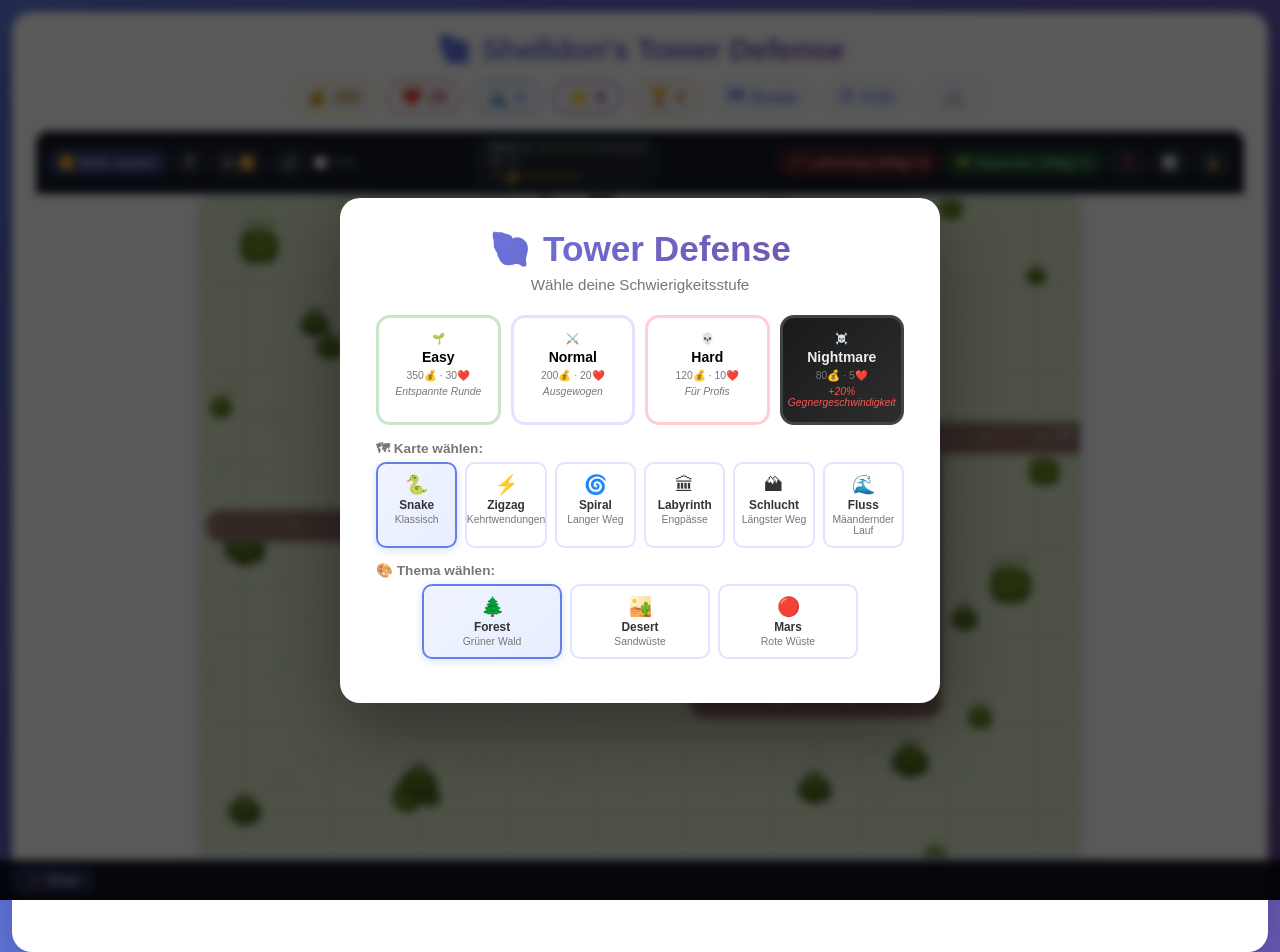
<file: index.html>
<!DOCTYPE html>
<html lang="de">
<head>
    <meta charset="UTF-8">
    <meta name="viewport" content="width=device-width, initial-scale=1.0">
    <title>🐚 Tower Defense</title>
    <link rel="stylesheet" href="style.css">
</head>
<body>

<!-- Wave Complete Banner -->
<div id="waveBanner" class="wave-banner"></div>

<!-- Achievement Toast -->
<div id="achToast" class="ach-toast"></div>

<!-- Achievement Modal -->
<div id="achModal" class="overlay" style="display:none;">
    <div class="overlay-box ach-box">
        <h2>🏅 Errungenschaften</h2>
        <div id="achContent"></div>
        <button id="closeAch" class="btn-primary" style="margin-top:12px;">✖ Schließen</button>
    </div>
</div>

<!-- Stats Modal -->
<div id="statsModal" class="overlay" style="display:none;">
    <div class="overlay-box" style="min-width:280px;max-width:380px;">
        <h2>📊 Statistiken</h2>
        <div id="statsContent" class="stats-modal-content"></div>
        <button id="closeStats" class="btn-primary" style="margin-top:12px;">✖ Schließen</button>
    </div>
</div>

<!-- Tower Shop Tooltip -->
<div id="towerTooltip" class="tower-tooltip" style="display:none;"></div>

<!-- Help Modal -->
<div id="helpModal" class="overlay" style="display:none;">
    <div class="overlay-box help-box">
        <h2>🐚 Wie spielt man Tower Defense?</h2>
        <div class="help-content">
            <div class="help-section">
                <strong>🎯 Ziel</strong>
                <p>Verhindere, dass Gegner die 🏁 Ziellinie erreichen. Du hast <strong>20 Leben</strong> — jeder durchkommende Gegner kostet dich eins!</p>
            </div>
            <div class="help-section">
                <strong>🗼 Türme platzieren</strong>
                <p>Klicke einen Turm im Shop, dann klicke auf das Spielfeld. <strong>Nicht auf dem Pfad platzieren!</strong> Grüne Markierung = OK, Rot = Blockiert.</p>
                <p>Mit <kbd>Shift</kbd> gedrückt → mehrere Türme in Folge platzieren.</p>
            </div>
            <div class="help-section">
                <strong>⬆ Upgrades</strong>
                <p>Klicke einen platzierten Turm → <strong>Info-Panel</strong> zeigt Werte. Upgrade kostet Gold, erhöht Schaden & Reichweite.</p>
                <p>Level 2: ×1.65 Schaden | Level 3: ×2.6 Schaden (Max)</p>
                <p><strong>L3 Spezialfähigkeiten:</strong><br>
                🧊 Cryo L3: 15% Freeze-Chance (kurz eingefroren!)<br>
                🧪 Poison L3: Gift kettet auf nächsten Gegner!<br>
                ⚡ Fast L3: Doppelschuss — trifft 2 Ziele gleichzeitig!<br>
                💥 Bomber L3: Napalm — Splash-Bereich brennt weiter (DoT)!<br>
                💣 Heavy L3: Schockwelle — äußerer Ring 30% Schaden!<br>
                🌩 Arc L3: +2 Sprünge (5 Ziele total)!<br>
                🔭 Sniper L3: Jeder 4. Schuss = KRIT (3× Schaden)!<br>
                🧲 Pulse L3: Jeder 5. Puls = OVERCLOCK (2× Schaden)!<br>
                🎯 Basic L3: Jeder 3. Schuss = BURST (3 Ziele gleichzeitig)!<br>
                🔦 Laser L3: Nach 1s voll aufgeladen → OVERDRIVE (2× DPS)!</p>
            </div>
            <div class="help-section">
                <strong>🎯 Ziel-Modi</strong>
                <p>Jeder Turm hat einen Ziel-Modus: <strong>Vorne</strong> (näher am Ziel), <strong>Hinten</strong>, <strong>Stark</strong> (meiste HP), <strong>Schwach</strong>.</p>
            </div>
            <div class="help-section">
                <strong>🌊 Wellen</strong>
                <p>Drücke <strong>▶️ Welle starten</strong> oder <kbd>Enter</kbd>. Ab Welle 3 kommen 🏃 Fast-Gegner, ab Welle 5 🛡️ Tanks, alle 5 Wellen ein 💀 Boss!</p>
            </div>
            <div class="help-section">
                <strong>💰 Gold-Tipps</strong>
                <p>Gegner töten → Gold. Welle abschließen → Bonus + Zinsen (5% des Goldvorrats). Kein Schaden → +25💰.<br>
                <strong>Rechtsklick</strong> auf Turm → sofort verkaufen.</p>
            </div>
            <div class="help-section">
                <strong>💀 Boss Drops</strong>
                <p>Wenn ein 💀 Boss stirbt, fällt ein zufälliger Drop:<br>
                💰 Gold-Drop (immer)<br>
                💝 +1 Leben (25%)<br>
                ⚡ Power Surge: +75% Schaden (12%)</p>
            </div>
            <div class="help-section">
                <strong>⌨️ Shortcuts</strong>
                <p>
                    <kbd>1</kbd>–<kbd>9</kbd>, <kbd>0</kbd> Turm wählen<br>
                    <kbd>Space</kbd> Pause &nbsp; <kbd>Enter</kbd> Welle<br>
                    <kbd>Esc</kbd> Aufheben &nbsp; <kbd>Shift</kbd> Mehrfach platzieren<br>
                    <kbd>T</kbd> Ziel-Modus &nbsp; <kbd>U</kbd>/<kbd>W</kbd> Upgrade<br>
                    <kbd>Ctrl+S</kbd> Speichern &nbsp; <kbd>Ctrl+L</kbd> Laden
                </p>
            </div>
            <div class="help-section">
                <strong>🌩 Spezial-Türme</strong>
                <p>
                    <strong>🧊 Cryo:</strong> Verlangsamt Gegner für 2.5s.<br>
                    <strong>🔭 Sniper:</strong> Laser-Zielführung, hohe Reichweite. Sieht Geister!<br>
                    <strong>💥 Bomber:</strong> Explosion mit Flächenschaden. Ignoriert Rüstung!<br>
                    <strong>🌩 Arc:</strong> Kettenblitz — trifft 3 Ziele (65%/42% Schaden).<br>
                    <strong>🧪 Poison:</strong> Vergiftet Gegner (DoT: 20 Schaden/s für 4s). Hebt Mutanten-Regen auf!<br>
                    <strong>🧲 Pulse:</strong> EM-Puls — trifft ALLE Gegner in Reichweite gleichzeitig. Ideal gegen Massen!<br>
                    <strong>🔦 Laser:</strong> Kontinuierlicher Dauerstrahl. Schaden steigt von 8→42 DPS je länger du dasselbe Ziel triffst (max 2s Lock-on). Ignoriert Rüstung!
                </p>
            </div>
            <div class="help-section">
                <strong>👾 Gegnertypen</strong>
                <div class="enemy-legend">
                    <div class="el-row"><span>👾</span> <span>Normal (ab W1)</span></div>
                    <div class="el-row"><span>🏃</span> <span>Fast 2,5× (ab W3)</span></div>
                    <div class="el-row"><span>🛡️</span> <span>Tank 3× HP (ab W5)</span></div>
                    <div class="el-row"><span>🐝</span> <span>Schwarm → 3 Larven (ab W8)</span></div>
                    <div class="el-row"><span>🧬</span> <span>Mutant + Regen (ab W10)</span></div>
                    <div class="el-row"><span>🔩</span> <span>Mech -40% Dmg (ab W12)</span></div>
                    <div class="el-row"><span>👻</span> <span>Geist unsichtbar (ab W15)</span></div>
                    <div class="el-row"><span>👹</span> <span>Elite Miniboss (W7,14,21…)</span></div>
                    <div class="el-row"><span>🦾</span> <span>Titan 10× HP (ab W30)</span></div>
                    <div class="el-row"><span>💀</span> <span>Boss (W5,10,15…)</span></div>
                </div>
            </div>
            <div class="help-section">
                <strong>👾 Sonder-Gegner</strong>
                <p>
                    <strong>🐝 Schwarm (ab W8):</strong> Teilt sich beim Tod in 3 schnelle Larven 🪲 auf!<br>
                    <strong>🧬 Mutant (ab W10):</strong> Regeneriert 1.5% max HP/s. Poison-Türme heben Regen auf!<br>
                    <strong>🔩 Mech (ab W12):</strong> 40% Rüstung — nimmt 40% weniger Schaden. Bomber, Pulse, Poison &amp; Laser ignorieren Rüstung!<br>
                    <strong>👻 Geist (ab W15):</strong> Unsichtbar — kann NUR von Sniper-Türmen oder Level-3-Türmen angegriffen werden!<br>
                    <strong>👹 Elite (W7,14,21…):</strong> Besonderer Miniboss mit Bonusdrop beim Besiegen!<br>
                    <strong>🦾 Titan (ab W30):</strong> Extremer Supertank mit 10× HP und 40% Rüstung. Rage unter 25% HP!<br>
                    <strong>Tipp:</strong> Synergieverbundene Türme (+10% pro Nachbar) sind besonders stark gegen Mechs.
                </p>
            </div>
        </div>
        <button id="closeHelp" class="btn-primary" style="margin-top:16px;">▶️ Spielen!</button>
    </div>
</div>

<!-- Difficulty Select (shown on load) -->
<div id="difficultyOverlay" class="overlay">
    <div class="overlay-box diff-box">
        <div class="diff-title">🐚 Tower Defense</div>
        <p class="diff-sub">Wähle deine Schwierigkeitsstufe</p>
        <div class="diff-options">
            <button class="diff-btn diff-easy" data-gold="350" data-lives="30">
                <span class="diff-icon">🌱</span>
                <strong>Easy</strong>
                <span>350💰 · 30❤️</span>
                <span class="diff-note">Entspannte Runde</span>
            </button>
            <button class="diff-btn diff-normal" data-gold="200" data-lives="20">
                <span class="diff-icon">⚔️</span>
                <strong>Normal</strong>
                <span>200💰 · 20❤️</span>
                <span class="diff-note">Ausgewogen</span>
            </button>
            <button class="diff-btn diff-hard" data-gold="120" data-lives="10">
                <span class="diff-icon">💀</span>
                <strong>Hard</strong>
                <span>120💰 · 10❤️</span>
                <span class="diff-note">Für Profis</span>
            </button>
            <button class="diff-btn diff-nightmare" data-gold="80" data-lives="5">
                <span class="diff-icon">☠️</span>
                <strong>Nightmare</strong>
                <span>80💰 · 5❤️</span>
                <span class="diff-note">+20% Gegnergeschwindigkeit</span>
            </button>
        </div>
        <div class="diff-map-label">🗺 Karte wählen:</div>
        <div class="diff-maps" id="diffMaps">
            <button class="map-btn map-active" data-map="0">
                <span>🐍</span> <strong>Snake</strong>
                <small>Klassisch</small>
            </button>
            <button class="map-btn" data-map="1">
                <span>⚡</span> <strong>Zigzag</strong>
                <small>Kehrtwendungen</small>
            </button>
            <button class="map-btn" data-map="2">
                <span>🌀</span> <strong>Spiral</strong>
                <small>Langer Weg</small>
            </button>
            <button class="map-btn" data-map="3">
                <span>🏛</span> <strong>Labyrinth</strong>
                <small>Engpässe</small>
            </button>
            <button class="map-btn" data-map="4">
                <span>🏔</span> <strong>Schlucht</strong>
                <small>Längster Weg</small>
            </button>
            <button class="map-btn" data-map="5">
                <span>🌊</span> <strong>Fluss</strong>
                <small>Mäandernder Lauf</small>
            </button>
        </div>
        <div class="diff-map-label">🎨 Thema wählen:</div>
        <div class="diff-maps" id="diffThemes">
            <button class="theme-btn map-btn map-active" data-theme="forest">
                <span>🌲</span> <strong>Forest</strong>
                <small>Grüner Wald</small>
            </button>
            <button class="theme-btn map-btn" data-theme="desert">
                <span>🏜️</span> <strong>Desert</strong>
                <small>Sandwüste</small>
            </button>
            <button class="theme-btn map-btn" data-theme="mars">
                <span>🔴</span> <strong>Mars</strong>
                <small>Rote Wüste</small>
            </button>
        </div>
        <div class="diff-lb" id="startLb"></div>
    </div>
</div>

<!-- Game Over Overlay -->
<div id="gameOverlay" class="overlay" style="display:none;">
    <div class="overlay-box">
        <div id="overlayTitle" class="overlay-title">💀 Game Over!</div>
        <div id="overlayMessage" class="overlay-message"></div>
        <button id="overlayBtn" class="btn-primary overlay-btn">🔄 Neu starten</button>
    </div>
</div>

<div class="game-container">

    <!-- Header -->
    <div class="header">
        <div class="header-top">
            <h1>🐚 Shelldon's Tower Defense</h1>
        </div>
        <div class="stats-bar">
            <div class="stat gold">
                <span class="stat-icon">💰</span>
                <span id="gold">200</span>
            </div>
            <div class="stat lives">
                <span class="stat-icon">❤️</span>
                <span id="lives">20</span>
            </div>
            <div class="stat wave">
                <span class="stat-icon">🌊</span>
                <span id="wave">0</span>
            </div>
            <div class="stat score">
                <span class="stat-icon">⭐</span>
                <span id="score">0</span>
            </div>
            <div class="stat highscore">
                <span class="stat-icon">🏆</span>
                <span id="highscore">0</span>
            </div>
            <div class="stat enemies-stat" id="enemiesStatWrapper" style="display:none;">
                <span class="stat-icon">👾</span>
                <span id="enemyCount">0</span>
            </div>
            <div class="stat" id="mapStat">
                <span class="stat-icon">🗺</span>
                <span id="mapName">Snake</span>
            </div>
            <div class="stat" id="timerStat">
                <span class="stat-icon">⏱</span>
                <span id="gameTimer">0:00</span>
            </div>
            <div class="stat" id="diffStat">
                <span id="diffIcon">⚔️</span>
            </div>
            <div class="stat" id="noLeakStat" style="display:none;" title="No-Leak Streak">
                <span class="stat-icon">🛡</span>
                <span id="noLeakCount">0</span>
            </div>
        </div>
    </div>

    <!-- Main Game Area -->
    <div class="game-area">

        <!-- Top Control Bar -->
        <div class="top-bar">
            <div class="top-bar-left">
                <button id="startWave" class="tb-btn tb-btn-primary">▶ Welle</button>
                <button id="pauseBtn" class="tb-btn">⏸</button>
                <button id="speedBtn" class="tb-btn">1x ⏩</button>
                <button id="soundBtn" class="tb-btn">🔊</button>
                <label class="tb-toggle"><input type="checkbox" id="autoWaveBtn"><span>Auto</span></label>
                <div id="autoWaveStatus" class="auto-wave-status" style="display:none;"></div>
            </div>
            <div class="top-bar-center">
                <div id="wavePreview" class="wave-preview-chip">Warte auf Start…</div>
            </div>
            <div class="top-bar-right">
                <button id="airstrikeBtn" class="tb-btn tb-btn-danger" title="400 AOE-Schaden (200g)">💣 ×3</button>
                <button id="repairBtn" class="tb-btn tb-btn-heal" title="+3 Leben (150g, 1×)">💚 ×1</button>
                <button id="helpBtn" class="tb-btn">❓</button>
                <button id="statsBtn" class="tb-btn">📊</button>
                <button id="achBtn" class="tb-btn">🏅</button>
            </div>
        </div>

        <!-- Canvas -->
        <div class="canvas-wrapper">
            <canvas id="gameCanvas"></canvas>
        </div>

    </div>

</div>

<!-- Tower Shop Overlay (fixed bottom bar) -->
<div id="towerShop" class="tower-shop-overlay">
    <div class="shop-toggle-row">
        <button id="shopToggle" class="shop-toggle-btn">🗼 Shop</button>
        <div id="towerInfo" class="tower-info-inline" style="display:none;">
            <span id="towerInfoName" class="tower-info-name"></span>
            <div id="towerInfoStats" class="tower-info-stats"></div>
            <div class="tm-row">
                <button class="tm-btn active" data-mode="first">Vorne</button>
                <button class="tm-btn" data-mode="last">Hinten</button>
                <button class="tm-btn" data-mode="strong">Stark</button>
                <button class="tm-btn" data-mode="weak">Schwach</button>
            </div>
            <button id="upgradeTower" class="btn-upgrade">⬆ Upgrade</button>
            <button id="sellTower" class="btn-sell">💸 Sell</button>
        </div>
    </div>
    <div id="shopGrid" class="shop-grid" style="display:none;">
        <button class="tower-btn" data-type="basic" data-cost="50"><span class="tb-icon">🎯</span><span class="tb-name">Basic</span><span class="tb-cost">50💰</span></button>
        <button class="tower-btn" data-type="heavy" data-cost="100"><span class="tb-icon">💣</span><span class="tb-name">Heavy</span><span class="tb-cost">100💰</span></button>
        <button class="tower-btn" data-type="fast" data-cost="80"><span class="tb-icon">⚡</span><span class="tb-name">Fast</span><span class="tb-cost">80💰</span></button>
        <button class="tower-btn" data-type="slow" data-cost="75"><span class="tb-icon">🧊</span><span class="tb-name">Cryo</span><span class="tb-cost">75💰</span></button>
        <button class="tower-btn" data-type="sniper" data-cost="150"><span class="tb-icon">🔭</span><span class="tb-name">Sniper</span><span class="tb-cost">150💰</span></button>
        <button class="tower-btn" data-type="area" data-cost="120"><span class="tb-icon">💥</span><span class="tb-name">Bomber</span><span class="tb-cost">120💰</span></button>
        <button class="tower-btn" data-type="arc" data-cost="110"><span class="tb-icon">🌩</span><span class="tb-name">Arc</span><span class="tb-cost">110💰</span></button>
        <button class="tower-btn" data-type="poison" data-cost="90"><span class="tb-icon">🧪</span><span class="tb-name">Poison</span><span class="tb-cost">90💰</span></button>
        <button class="tower-btn" data-type="pulse" data-cost="135"><span class="tb-icon">🧲</span><span class="tb-name">Pulse</span><span class="tb-cost">135💰</span></button>
        <button class="tower-btn tower-btn-wide" data-type="laser" data-cost="165"><span class="tb-icon">🔦</span><span class="tb-name">Laser</span><span class="tb-cost">165💰</span></button>
    </div>
</div>

<script src="game.js"></script>
</body>
</html>
</file>
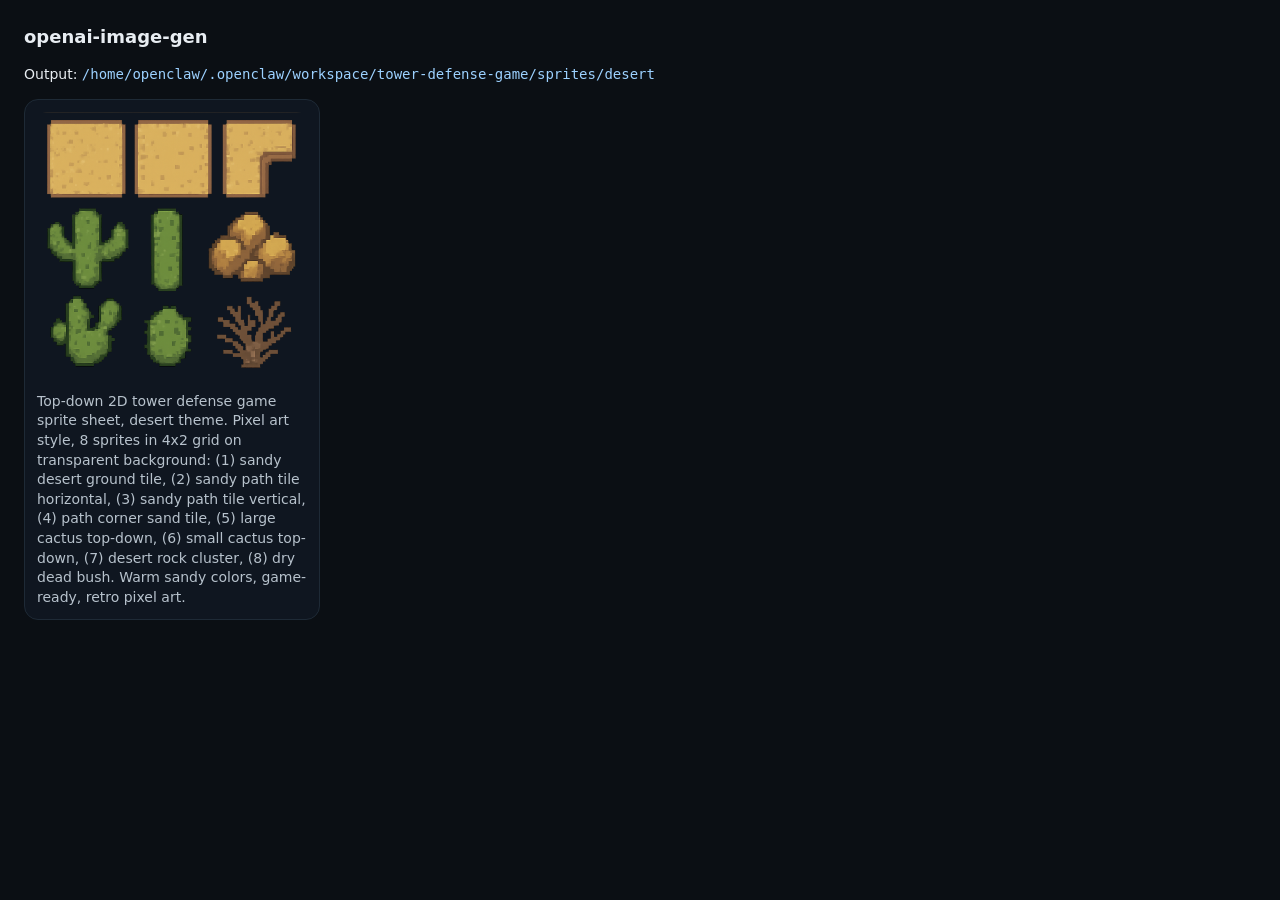
<file: sprites/desert/index.html>
<!doctype html>
<meta charset="utf-8" />
<title>openai-image-gen</title>
<style>
  :root { color-scheme: dark; }
  body { margin: 24px; font: 14px/1.4 ui-sans-serif, system-ui; background: #0b0f14; color: #e8edf2; }
  h1 { font-size: 18px; margin: 0 0 16px; }
  .grid { display: grid; grid-template-columns: repeat(auto-fill, minmax(240px, 1fr)); gap: 16px; }
  figure { margin: 0; padding: 12px; border: 1px solid #1e2a36; border-radius: 14px; background: #0f1620; }
  img { width: 100%; height: auto; border-radius: 10px; display: block; }
  figcaption { margin-top: 10px; color: #b7c2cc; }
  code { color: #9cd1ff; }
</style>
<h1>openai-image-gen</h1>
<p>Output: <code>/home/openclaw/.openclaw/workspace/tower-defense-game/sprites/desert</code></p>
<div class="grid">
<figure>
  <a href="001-top-down-2d-tower-defense-game-sprite-sh.png"><img src="001-top-down-2d-tower-defense-game-sprite-sh.png" loading="lazy" /></a>
  <figcaption>Top-down 2D tower defense game sprite sheet, desert theme. Pixel art style, 8 sprites in 4x2 grid on transparent background: (1) sandy desert ground tile, (2) sandy path tile horizontal, (3) sandy path tile vertical, (4) path corner sand tile, (5) large cactus top-down, (6) small cactus top-down, (7) desert rock cluster, (8) dry dead bush. Warm sandy colors, game-ready, retro pixel art.</figcaption>
</figure>
</div>
</file>
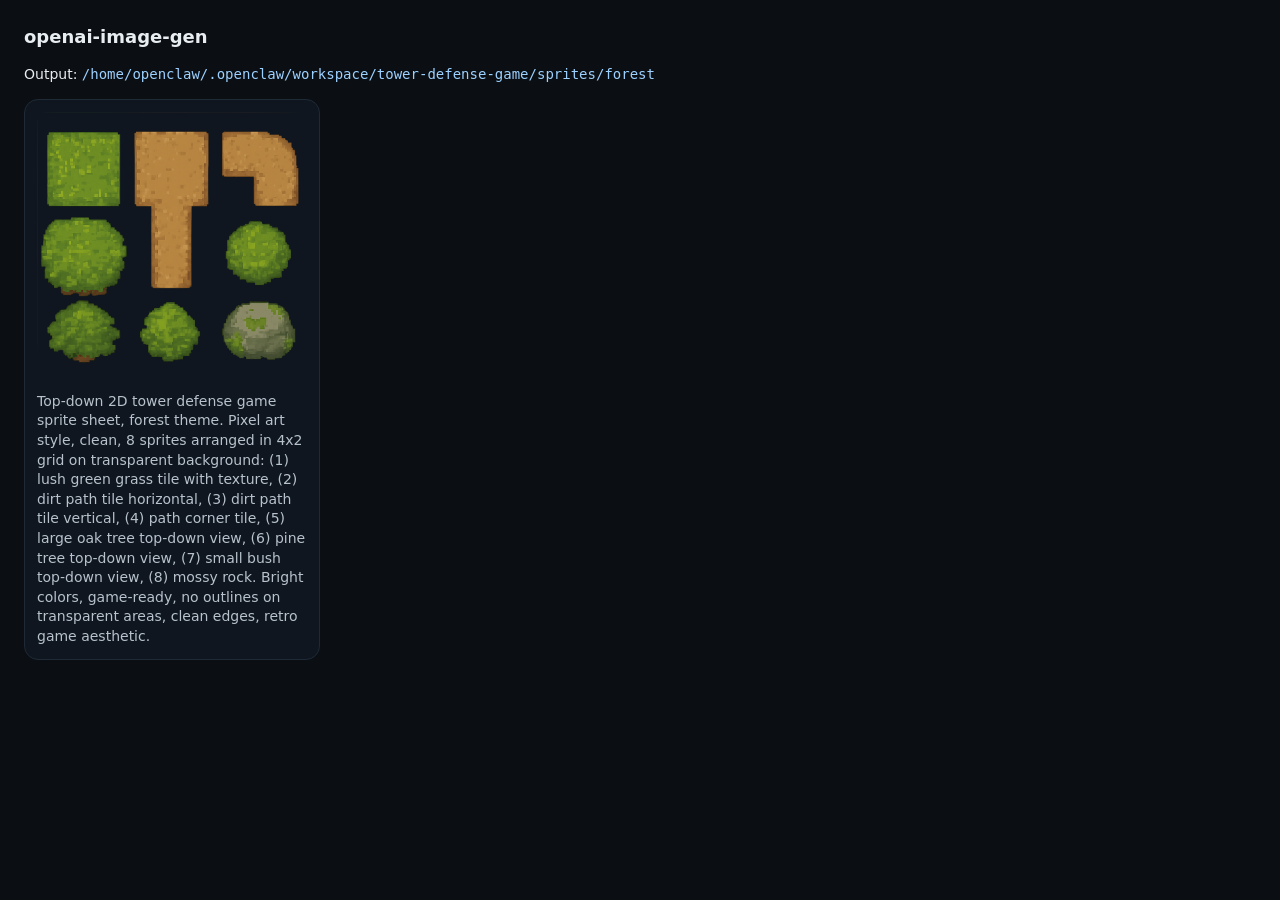
<file: sprites/forest/index.html>
<!doctype html>
<meta charset="utf-8" />
<title>openai-image-gen</title>
<style>
  :root { color-scheme: dark; }
  body { margin: 24px; font: 14px/1.4 ui-sans-serif, system-ui; background: #0b0f14; color: #e8edf2; }
  h1 { font-size: 18px; margin: 0 0 16px; }
  .grid { display: grid; grid-template-columns: repeat(auto-fill, minmax(240px, 1fr)); gap: 16px; }
  figure { margin: 0; padding: 12px; border: 1px solid #1e2a36; border-radius: 14px; background: #0f1620; }
  img { width: 100%; height: auto; border-radius: 10px; display: block; }
  figcaption { margin-top: 10px; color: #b7c2cc; }
  code { color: #9cd1ff; }
</style>
<h1>openai-image-gen</h1>
<p>Output: <code>/home/openclaw/.openclaw/workspace/tower-defense-game/sprites/forest</code></p>
<div class="grid">
<figure>
  <a href="001-top-down-2d-tower-defense-game-sprite-sh.png"><img src="001-top-down-2d-tower-defense-game-sprite-sh.png" loading="lazy" /></a>
  <figcaption>Top-down 2D tower defense game sprite sheet, forest theme. Pixel art style, clean, 8 sprites arranged in 4x2 grid on transparent background: (1) lush green grass tile with texture, (2) dirt path tile horizontal, (3) dirt path tile vertical, (4) path corner tile, (5) large oak tree top-down view, (6) pine tree top-down view, (7) small bush top-down view, (8) mossy rock. Bright colors, game-ready, no outlines on transparent areas, clean edges, retro game aesthetic.</figcaption>
</figure>
</div>
</file>
<file: style.css>
/* ================================================================
   🐚 Shelldon's Tower Defense — Style v2.0
   ================================================================ */

*, *::before, *::after {
    margin: 0;
    padding: 0;
    box-sizing: border-box;
}

:root {
    --primary:   #667eea;
    --primary-d: #5568d3;
    --accent:    #764ba2;
    --gold:      #FFD700;
    --red:       #F44336;
    --green:     #4CAF50;
    --panel-bg:  #f8f9ff;
    --border:    #e0e4ff;
    --text:      #333;
    --text-dim:  #777;
    --radius:    12px;
    --shadow:    0 4px 20px rgba(102, 126, 234, 0.15);
}

html, body {
    height: 100%;
}

body {
    font-family: 'Segoe UI', Tahoma, Geneva, Verdana, sans-serif;
    background: linear-gradient(135deg, #667eea 0%, #764ba2 100%);
    min-height: 100vh;
    display: flex;
    justify-content: center;
    align-items: flex-start;
    padding: 12px;
    color: var(--text);
}

@media (min-width: 1440px) {
    body { padding: 20px; }
}

/* ================================================================
   GAME CONTAINER
   ================================================================ */
.game-container {
    background: #fff;
    border-radius: 20px;
    box-shadow: 0 24px 80px rgba(0, 0, 0, 0.35);
    padding: 20px 24px 24px;
    width: 100%;
    max-width: 1600px;
}

/* ================================================================
   HEADER
   ================================================================ */
.header {
    text-align: center;
    margin-bottom: 16px;
}

.header-top {
    display: flex;
    align-items: center;
    justify-content: center;
    gap: 10px;
    margin-bottom: 12px;
}

.header h1 {
    font-size: 1.9em;
    background: linear-gradient(135deg, var(--primary), var(--accent));
    -webkit-background-clip: text;
    -webkit-text-fill-color: transparent;
    background-clip: text;
    letter-spacing: -0.5px;
}

.help-btn {
    width: 32px; height: 32px;
    border-radius: 50%;
    border: 2px solid var(--border);
    background: white;
    font-size: 1em;
    cursor: pointer;
    transition: all 0.2s;
    display: flex; align-items: center; justify-content: center;
    flex-shrink: 0;
}

.help-btn:hover {
    border-color: var(--primary);
    background: #f0f4ff;
    transform: rotate(15deg);
}

.stats-bar {
    display: flex;
    justify-content: center;
    gap: 10px;
    flex-wrap: wrap;
}

.stat {
    display: flex;
    align-items: center;
    gap: 6px;
    background: var(--panel-bg);
    border: 1px solid var(--border);
    padding: 6px 14px;
    border-radius: 30px;
    font-size: 1em;
    font-weight: 700;
    color: var(--primary);
    min-width: 70px;
    justify-content: center;
}

.stat-icon {
    font-size: 1.1em;
}

.stat.gold   { border-color: #FFD700; color: #b8860b; }
.stat.lives  { border-color: #F44336; color: #c62828; }
.stat.wave   { border-color: var(--primary); }
.stat.score  { border-color: #9C27B0; color: #6a1b9a; }
.stat.highscore      { border-color: #FF9800; color: #e65100; }
.stat.enemies-stat   { border-color: #E91E63; color: #880e4f; }

/* ================================================================
   GAME AREA LAYOUT
   ================================================================ */
.game-area {
    display: flex;
    flex-direction: column;
    align-items: center;
    gap: 0;
}

.canvas-wrapper {
    width: 100%;
    display: flex;
    justify-content: center;
}

#gameCanvas {
    display: block;
    border: 2px solid var(--border);
    border-radius: var(--radius);
    background: #eef0e8;
    cursor: crosshair;
    box-shadow: var(--shadow);
    max-width: 100%;
}

/* ================================================================
   TOP CONTROL BAR
   ================================================================ */
.top-bar {
    width: 100%;
    background: rgba(10,16,30,0.95);
    border-bottom: 1px solid rgba(56,189,248,0.15);
    border-radius: var(--radius) var(--radius) 0 0;
    padding: 6px 12px;
    display: flex;
    align-items: center;
    justify-content: space-between;
    gap: 8px;
    flex-wrap: wrap;
}

.top-bar-left,
.top-bar-right {
    display: flex;
    align-items: center;
    gap: 5px;
    flex-wrap: wrap;
}

.top-bar-center {
    flex: 1;
    display: flex;
    justify-content: center;
    min-width: 0;
}

.tb-btn {
    padding: 4px 10px;
    background: rgba(255,255,255,0.07);
    border: 1px solid rgba(255,255,255,0.15);
    border-radius: 20px;
    color: #e2e8f0;
    font-size: 0.78em;
    font-weight: 600;
    cursor: pointer;
    transition: all 0.15s;
    white-space: nowrap;
}

.tb-btn:hover:not(:disabled) {
    background: rgba(255,255,255,0.15);
    border-color: rgba(56,189,248,0.5);
    color: #fff;
}

.tb-btn:disabled {
    opacity: 0.35;
    cursor: not-allowed;
}

.tb-btn-primary {
    background: rgba(102,126,234,0.35);
    border-color: rgba(102,126,234,0.6);
    color: #c7d2fe;
}

.tb-btn-primary:hover:not(:disabled) {
    background: rgba(102,126,234,0.55);
}

.tb-btn-danger {
    background: rgba(183,28,28,0.35);
    border-color: rgba(239,68,68,0.5);
    color: #fca5a5;
}

.tb-btn-danger:hover:not(:disabled) {
    background: rgba(183,28,28,0.55);
}

.tb-btn-danger.selected {
    box-shadow: 0 0 0 2px #FF5252;
}

.tb-btn-heal {
    background: rgba(46,125,50,0.35);
    border-color: rgba(74,222,128,0.5);
    color: #86efac;
}

.tb-btn-heal:hover:not(:disabled) {
    background: rgba(46,125,50,0.55);
}

.tb-toggle {
    display: flex;
    align-items: center;
    gap: 4px;
    color: #94a3b8;
    font-size: 0.78em;
    cursor: pointer;
}

.tb-toggle input[type="checkbox"] {
    width: 13px;
    height: 13px;
    accent-color: #667eea;
    cursor: pointer;
}

.wave-preview-chip {
    background: rgba(255,255,255,0.06);
    border: 1px solid rgba(56,189,248,0.2);
    border-radius: 20px;
    padding: 3px 12px;
    font-size: 0.76em;
    color: #94a3b8;
    white-space: nowrap;
    overflow: hidden;
    text-overflow: ellipsis;
    max-width: 340px;
}

/* ================================================================
   TOWER SHOP OVERLAY (fixed bottom)
   ================================================================ */
.tower-shop-overlay {
    position: fixed;
    bottom: 0;
    left: 0;
    right: 0;
    background: rgba(8,13,24,0.97);
    border-top: 1px solid rgba(56,189,248,0.15);
    z-index: 100;
    padding: 6px 12px 8px;
}

.shop-toggle-row {
    display: flex;
    align-items: flex-start;
    gap: 12px;
    flex-wrap: wrap;
}

.shop-toggle-btn {
    padding: 4px 14px;
    background: rgba(102,126,234,0.25);
    border: 1px solid rgba(102,126,234,0.5);
    border-radius: 20px;
    color: #c7d2fe;
    font-size: 0.8em;
    font-weight: 700;
    cursor: pointer;
    transition: all 0.15s;
    white-space: nowrap;
    flex-shrink: 0;
}

.shop-toggle-btn:hover {
    background: rgba(102,126,234,0.45);
    color: #fff;
}

.tower-info-inline {
    display: flex;
    align-items: center;
    gap: 8px;
    flex-wrap: wrap;
    flex: 1;
}

.tower-info-inline .tower-info-name {
    font-size: 0.85em;
    font-weight: 700;
    color: #c7d2fe;
}

.tower-info-inline .tower-info-stats {
    display: flex;
    gap: 4px;
    flex-wrap: wrap;
}

.tower-info-inline .tower-info-stats span {
    background: rgba(255,255,255,0.07);
    border: 1px solid rgba(255,255,255,0.12);
    border-radius: 5px;
    padding: 2px 6px;
    font-size: 0.72em;
    color: #cbd5e1;
}

.tm-row {
    display: flex;
    gap: 4px;
}

.tm-btn {
    padding: 3px 8px;
    background: rgba(255,255,255,0.07);
    border: 1px solid rgba(255,255,255,0.15);
    border-radius: 12px;
    color: #94a3b8;
    font-size: 0.72em;
    cursor: pointer;
    transition: all 0.15s;
}

.tm-btn:hover {
    background: rgba(255,255,255,0.15);
    color: #fff;
}

.tm-btn.active {
    background: rgba(102,126,234,0.45);
    border-color: rgba(102,126,234,0.7);
    color: #c7d2fe;
}

.shop-grid {
    display: flex;
    flex-wrap: wrap;
    gap: 6px;
    padding: 8px 0 0;
}

.shop-grid .tower-btn {
    background: rgba(255,255,255,0.06);
    border-color: rgba(255,255,255,0.15);
    color: #e2e8f0;
    padding: 6px 10px;
    min-width: 70px;
}

.shop-grid .tower-btn:hover:not(.disabled) {
    border-color: rgba(102,126,234,0.7);
    background: rgba(102,126,234,0.15);
    transform: translateY(-2px);
}

.shop-grid .tower-btn.selected {
    border-color: #667eea;
    background: rgba(102,126,234,0.25);
    box-shadow: 0 0 0 2px rgba(102,126,234,0.4);
}

.shop-grid .tb-name { color: #cbd5e1; }
.shop-grid .tb-cost { color: #fbbf24; }

.shop-grid .tower-btn-wide {
    flex: 1 1 100%;
    flex-direction: row;
    justify-content: space-around;
    background: rgba(255,23,68,0.08);
    border-color: rgba(255,23,68,0.3);
}

.shop-grid .tower-btn-wide:hover:not(.disabled) {
    border-color: rgba(255,23,68,0.6);
    background: rgba(255,23,68,0.18);
}

/* Give canvas bottom padding so shop overlay doesn't cover it */
.canvas-wrapper {
    padding-bottom: 70px;
}

/* ================================================================
   SIDE PANEL
   ================================================================ */
.side-panel {
    width: 240px;
    flex-shrink: 0;
    display: flex;
    flex-direction: column;
    gap: 12px;
}

@media (min-width: 1440px) {
    .side-panel { width: 280px; }
    .tb-name { font-size: 0.80em; }
    .tb-cost { font-size: 0.76em; }
    .tb-desc { font-size: 0.70em; }
    .el-row  { font-size: 0.85em; }
}

@media (min-width: 1600px) {
    .side-panel { width: 300px; }
    .panel-title { font-size: 0.90em; }
    .tb-icon { font-size: 1.9em; }
}

.panel-section {
    background: var(--panel-bg);
    border: 1px solid var(--border);
    border-radius: var(--radius);
    padding: 12px;
}

.panel-title {
    font-size: 0.8em;
    font-weight: 700;
    color: var(--primary);
    text-transform: uppercase;
    letter-spacing: 0.8px;
    margin-bottom: 8px;
}

.hint {
    font-size: 0.72em;
    color: var(--text-dim);
    margin-bottom: 8px;
}

/* ================================================================
   TOWER GRID
   ================================================================ */
.tower-grid {
    display: grid;
    grid-template-columns: 1fr 1fr 1fr;
    gap: 6px;
}

.tower-btn {
    display: flex;
    flex-direction: column;
    align-items: center;
    gap: 2px;
    padding: 8px 4px;
    background: white;
    border: 2px solid var(--border);
    border-radius: 10px;
    cursor: pointer;
    transition: all 0.18s ease;
    text-align: center;
    position: relative;
}

.tb-hotkey {
    position: absolute;
    top: 3px;
    left: 5px;
    font-size: 0.6em;
    font-weight: 900;
    color: var(--text-dim);
    background: #f0f0f0;
    border-radius: 3px;
    padding: 1px 4px;
    font-family: monospace;
}

.tower-btn:hover:not(.disabled) {
    border-color: var(--primary);
    transform: translateY(-2px);
    box-shadow: 0 4px 12px rgba(102, 126, 234, 0.2);
}

.tower-btn.selected {
    border-color: var(--primary);
    background: #f0f4ff;
    box-shadow: 0 0 0 3px rgba(102, 126, 234, 0.2);
}

.tower-btn.disabled {
    opacity: 0.45;
    cursor: not-allowed;
}

.tb-icon { font-size: 1.7em; line-height: 1; }
.tb-name { font-size: 0.72em; font-weight: 700; color: var(--text); }
.tb-cost { font-size: 0.68em; font-weight: 600; color: #b8860b; }
.tb-desc { font-size: 0.62em; color: var(--text-dim); }

/* ================================================================
   TOWER INFO PANEL
   ================================================================ */
.tower-info-panel {
    border-color: var(--primary);
    border-width: 2px;
}

.tower-info-name {
    font-size: 0.95em;
    font-weight: 700;
    color: var(--primary);
    margin-bottom: 8px;
}

.tower-info-stats {
    display: grid;
    grid-template-columns: 1fr 1fr 1fr;
    gap: 4px;
    margin-bottom: 10px;
    font-size: 0.75em;
    color: var(--text);
}

.tower-info-stats span {
    background: white;
    border: 1px solid var(--border);
    border-radius: 6px;
    padding: 3px 6px;
}

.tower-info-actions {
    display: flex;
    gap: 6px;
}

.btn-upgrade, .btn-sell {
    flex: 1;
    padding: 7px 6px;
    border: none;
    border-radius: 8px;
    font-size: 0.75em;
    font-weight: 700;
    cursor: pointer;
    transition: all 0.18s;
}

.btn-upgrade {
    background: var(--primary);
    color: white;
}

.btn-upgrade:hover:not(:disabled) {
    background: var(--primary-d);
    transform: translateY(-1px);
}

.btn-upgrade:disabled {
    background: #ccc;
    cursor: not-allowed;
}

.btn-sell {
    background: #fff3e0;
    color: #e65100;
    border: 1px solid #ffcc02;
}

.btn-sell:hover:not(:disabled) {
    background: #ffe0b2;
    transform: translateY(-1px);
}

.btn-sell:disabled {
    opacity: 0.5;
    cursor: not-allowed;
}

/* ================================================================
   CONTROL BUTTONS
   ================================================================ */
.control-buttons {
    display: flex;
    flex-direction: column;
    gap: 7px;
}

.btn-full { width: 100%; }

.btn-danger {
    background: linear-gradient(135deg, #c62828, #b71c1c);
    color: white;
    border: none;
    padding: 8px 14px;
    border-radius: 8px;
    cursor: pointer;
    font-size: 0.82em;
    font-weight: 600;
    transition: all 0.18s;
    margin-top: 6px;
}
.btn-danger:hover:not(:disabled) {
    background: linear-gradient(135deg, #e53935, #c62828);
    transform: translateY(-1px);
    box-shadow: 0 3px 10px rgba(183,28,28,0.35);
}
.btn-danger:disabled { opacity: 0.4; cursor: not-allowed; }
.btn-danger.selected { box-shadow: 0 0 0 3px #FF5252; }

.btn-repair {
    background: linear-gradient(135deg, #2e7d32, #1b5e20);
    color: white;
    border: none;
    padding: 8px 14px;
    border-radius: 8px;
    cursor: pointer;
    font-size: 0.78em;
    font-weight: 600;
    transition: all 0.18s;
}
.btn-repair:hover:not(:disabled) {
    background: linear-gradient(135deg, #388e3c, #2e7d32);
    transform: translateY(-1px);
    box-shadow: 0 3px 10px rgba(46,125,50,0.35);
}
.btn-repair:disabled { opacity: 0.4; cursor: not-allowed; }

.btn-row {
    display: flex;
    gap: 7px;
}

.btn-primary, .btn-secondary {
    padding: 9px 14px;
    border: none;
    border-radius: 8px;
    font-size: 0.82em;
    font-weight: 700;
    cursor: pointer;
    transition: all 0.18s;
}

.btn-primary {
    background: linear-gradient(135deg, var(--primary), var(--accent));
    color: white;
    box-shadow: 0 2px 8px rgba(102, 126, 234, 0.3);
}

.btn-primary:hover:not(:disabled) {
    transform: translateY(-2px);
    box-shadow: 0 4px 14px rgba(102, 126, 234, 0.45);
}

.btn-primary:disabled {
    opacity: 0.5;
    cursor: not-allowed;
    transform: none;
}

.btn-secondary {
    background: white;
    color: var(--primary);
    border: 2px solid var(--border);
    flex: 1;
}

.btn-secondary:hover {
    background: #f0f4ff;
    border-color: var(--primary);
    transform: translateY(-1px);
}

/* ================================================================
   ENEMY LEGEND
   ================================================================ */
.enemy-legend {
    display: flex;
    flex-direction: column;
    gap: 5px;
}

.el-row {
    display: flex;
    align-items: center;
    gap: 8px;
    font-size: 0.78em;
    color: var(--text);
}

.el-row span:first-child {
    font-size: 1.2em;
    width: 22px;
    text-align: center;
}

/* ================================================================
   HINT BOX
   ================================================================ */
.hint-box {
    font-size: 0.72em;
    color: var(--text-dim);
    line-height: 1.7;
}

.hint-box strong {
    color: var(--primary);
    display: block;
    margin-bottom: 3px;
}

.hint-box span {
    background: white;
    border: 1px solid var(--border);
    border-radius: 4px;
    padding: 1px 5px;
    font-family: monospace;
    font-size: 0.9em;
    color: var(--text);
}

/* ================================================================
   WAVE BANNER
   ================================================================ */
.wave-banner {
    position: fixed;
    top: 20px;
    left: 50%;
    transform: translateX(-50%) translateY(-80px);
    background: linear-gradient(135deg, #667eea, #764ba2);
    color: white;
    padding: 12px 28px;
    border-radius: 30px;
    font-size: 1em;
    font-weight: 700;
    box-shadow: 0 8px 24px rgba(0, 0, 0, 0.3);
    z-index: 200;
    transition: transform 0.4s cubic-bezier(0.34, 1.56, 0.64, 1);
    white-space: nowrap;
}

.wave-banner.show {
    transform: translateX(-50%) translateY(0);
}

/* ================================================================
   GAME OVERLAY (Game Over / Win)
   ================================================================ */
.overlay {
    position: fixed;
    inset: 0;
    background: rgba(0, 0, 0, 0.65);
    display: flex;
    align-items: center;
    justify-content: center;
    z-index: 300;
    backdrop-filter: blur(4px);
}

.overlay-box {
    background: white;
    border-radius: 20px;
    padding: 40px 50px;
    text-align: center;
    box-shadow: 0 24px 80px rgba(0, 0, 0, 0.4);
    max-width: 400px;
    width: 90%;
}

.overlay-title {
    font-size: 2.2em;
    font-weight: 900;
    background: linear-gradient(135deg, var(--red), #FF5722);
    -webkit-background-clip: text;
    -webkit-text-fill-color: transparent;
    background-clip: text;
    margin-bottom: 16px;
}

.overlay-message {
    font-size: 1.15em;
    color: var(--text);
    line-height: 1.8;
    margin-bottom: 28px;
}

.overlay-message strong {
    color: var(--primary);
}

.overlay-btn {
    font-size: 1.1em;
    padding: 12px 36px;
}

/* ================================================================
   DIFFICULTY SELECT
   ================================================================ */
.diff-box {
    max-width: 600px;
    text-align: center;
    padding: 30px 36px;
}

.diff-title {
    font-size: 2.2em;
    font-weight: 900;
    background: linear-gradient(135deg, var(--primary), var(--accent));
    -webkit-background-clip: text;
    -webkit-text-fill-color: transparent;
    background-clip: text;
    margin-bottom: 6px;
}

.diff-sub {
    color: var(--text-dim);
    font-size: 0.95em;
    margin-bottom: 22px;
}

.diff-options {
    display: flex;
    flex-wrap: wrap;
    gap: 10px;
    margin-bottom: 16px;
    justify-content: center;
}

.diff-btn {
    flex: 1 1 120px;
    min-width: 110px;
    max-width: 160px;
    display: flex;
    flex-direction: column;
    align-items: center;
    gap: 4px;
    padding: 14px 8px;
    border: 3px solid var(--border);
    border-radius: 14px;
    background: white;
    cursor: pointer;
    transition: all 0.2s;
}

.diff-btn:hover {
    transform: translateY(-3px);
    box-shadow: 0 6px 20px rgba(0,0,0,0.15);
}

.diff-easy:hover      { border-color: #4CAF50; }
.diff-normal:hover    { border-color: var(--primary); }
.diff-hard:hover      { border-color: #F44336; }
.diff-nightmare:hover { border-color: #212121; box-shadow: 0 6px 20px rgba(0,0,0,0.4); }

.diff-easy      { border-color: #c8e6c9; }
.diff-normal    { border-color: var(--border); }
.diff-hard      { border-color: #ffcdd2; }
.diff-nightmare {
    border-color: #424242;
    background: linear-gradient(135deg, #1a1a1a, #2d2d2d);
    color: #eee;
}
.diff-nightmare .diff-note { color: #FF5252; }

.diff-icon { font-size: 2em; }
.diff-btn strong { font-size: 1.05em; }
.diff-btn span { font-size: 0.78em; color: var(--text-dim); }
.diff-note { font-style: italic; }

.diff-map-label {
    font-size: 0.85em;
    font-weight: 600;
    color: var(--text-dim);
    margin: 10px 0 6px;
    text-align: left;
}

.diff-maps {
    display: flex;
    flex-wrap: wrap;
    gap: 8px;
    margin-bottom: 14px;
    justify-content: center;
}

.map-btn {
    flex: 1 1 80px;
    min-width: 80px;
    max-width: 140px;
    display: flex;
    flex-direction: column;
    align-items: center;
    gap: 2px;
    padding: 10px 6px;
    border: 2px solid var(--border);
    border-radius: 10px;
    background: white;
    cursor: pointer;
    font-size: 0.78em;
    transition: all 0.2s;
    color: var(--text);
}

.map-btn span { font-size: 1.5em; }
.map-btn strong { font-size: 0.95em; }
.map-btn small { color: var(--text-dim); }

.map-btn:hover {
    border-color: var(--primary);
    background: #f0f4ff;
    transform: translateY(-2px);
}

.map-btn.map-active {
    border-color: var(--primary);
    background: linear-gradient(135deg, #f0f4ff, #e8eeff);
    box-shadow: 0 2px 8px rgba(102, 126, 234, 0.25);
}

.diff-lb {
    font-size: 0.8em;
    color: var(--text-dim);
    text-align: left;
}

.diff-lb strong {
    display: block;
    color: var(--primary);
    margin-bottom: 4px;
}

@media (max-width: 440px) {
    .diff-options { flex-direction: column; }
    .diff-maps { flex-direction: column; }
}

/* ================================================================
   HELP MODAL
   ================================================================ */
.help-box {
    max-width: 560px;
    text-align: left;
    padding: 30px 36px;
}

.help-box h2 {
    font-size: 1.5em;
    background: linear-gradient(135deg, var(--primary), var(--accent));
    -webkit-background-clip: text;
    -webkit-text-fill-color: transparent;
    background-clip: text;
    margin-bottom: 16px;
    text-align: center;
}

.help-content {
    display: grid;
    grid-template-columns: 1fr 1fr;
    gap: 12px;
    max-height: 65vh;
    overflow-y: auto;
}

.help-section {
    background: var(--panel-bg);
    border: 1px solid var(--border);
    border-radius: 10px;
    padding: 10px 12px;
}

.help-section strong {
    display: block;
    color: var(--primary);
    font-size: 0.9em;
    margin-bottom: 4px;
}

.help-section p {
    font-size: 0.8em;
    color: var(--text);
    line-height: 1.5;
}

.help-section kbd {
    background: #e8e8e8;
    border: 1px solid #ccc;
    border-radius: 4px;
    padding: 1px 5px;
    font-family: monospace;
    font-size: 0.9em;
    color: var(--text);
}

@media (max-width: 560px) {
    .help-content {
        grid-template-columns: 1fr;
    }
}

/* ================================================================
   TARGET MODE BUTTONS
   ================================================================ */
.target-modes {
    display: flex;
    align-items: center;
    gap: 4px;
    margin-bottom: 8px;
    flex-wrap: wrap;
}

.tm-label {
    font-size: 0.72em;
    font-weight: 700;
    color: var(--text-dim);
    white-space: nowrap;
}

.tm-btn {
    flex: 1;
    padding: 4px 4px;
    border: 1.5px solid var(--border);
    border-radius: 6px;
    background: white;
    font-size: 0.68em;
    font-weight: 600;
    color: var(--text-dim);
    cursor: pointer;
    transition: all 0.15s;
    min-width: 40px;
}

.tm-btn:hover {
    border-color: var(--primary);
    color: var(--primary);
}

.tm-btn.active {
    background: var(--primary);
    color: white;
    border-color: var(--primary);
}

/* ================================================================
   TOWER SHOP TOOLTIP
   ================================================================ */
.tower-tooltip {
    position: fixed;
    z-index: 500;
    background: white;
    border: 2px solid var(--primary);
    border-radius: 10px;
    padding: 10px 14px;
    font-size: 0.78em;
    box-shadow: 0 6px 20px rgba(0,0,0,0.2);
    pointer-events: none;
    min-width: 160px;
    max-width: 220px;
}

.tt-title {
    font-size: 1em;
    font-weight: 700;
    color: var(--primary);
    margin-bottom: 6px;
}

.tt-desc {
    color: var(--text-dim);
    margin-bottom: 6px;
    font-style: italic;
}

.tt-stat {
    display: flex;
    justify-content: space-between;
    padding: 2px 0;
    border-bottom: 1px solid var(--border);
}

.tt-stat:last-child {
    border-bottom: none;
}

.tt-stat-label {
    color: var(--text-dim);
}

.tt-stat-value {
    font-weight: 600;
    color: var(--text);
}

/* ================================================================
   WAVE PREVIEW
   ================================================================ */
.wave-preview {
    font-size: 0.82em;
    color: var(--text);
    line-height: 1.8;
}

.wave-preview strong {
    color: var(--primary);
    display: block;
    margin-bottom: 2px;
}

.wave-preview span {
    display: inline-block;
    background: white;
    border: 1px solid var(--border);
    border-radius: 6px;
    padding: 2px 8px;
    margin: 2px 2px 2px 0;
    font-size: 0.95em;
}

.wave-preview .wp-boss {
    background: #4A148C;
    color: white;
    border-color: #4A148C;
    font-weight: 700;
    animation: blink 0.8s ease-in-out infinite alternate;
}

.wave-preview .wp-active {
    color: var(--primary);
    font-weight: 700;
    font-style: italic;
}

@keyframes blink {
    from { opacity: 0.7; }
    to   { opacity: 1; }
}

/* ================================================================
   GAME OVER TOWER STATS + LEADERBOARD
   ================================================================ */
.go-tower-stats {
    margin-top: 14px;
    padding: 12px;
    background: #f8f9ff;
    border: 1px solid var(--border);
    border-radius: 10px;
    font-size: 0.88em;
    text-align: left;
    line-height: 1.8;
}

.go-tower-stats strong:first-child {
    display: block;
    margin-bottom: 6px;
    color: var(--primary);
}

.lb-table {
    width: 100%;
    border-collapse: collapse;
    margin-top: 4px;
    font-size: 0.92em;
}

.lb-table td {
    padding: 3px 8px;
    border-bottom: 1px solid var(--border);
}

.lb-table tr:last-child td {
    border-bottom: none;
}

.lb-table tr:first-child td {
    font-weight: 700;
    color: var(--primary);
}

/* ================================================================
   AUTO-WAVE STATUS
   ================================================================ */
.auto-wave-status {
    background: linear-gradient(135deg, var(--primary), var(--accent));
    color: white;
    text-align: center;
    border-radius: 8px;
    padding: 6px 10px;
    font-size: 0.78em;
    font-weight: 700;
    animation: pulse 1s ease-in-out infinite alternate;
}

@keyframes pulse {
    from { opacity: 0.8; }
    to   { opacity: 1; }
}

/* ================================================================
   TOGGLE LABEL (auto-wave checkbox)
   ================================================================ */
.toggle-label {
    display: flex;
    align-items: center;
    gap: 6px;
    flex: 1;
    padding: 7px 10px;
    background: white;
    border: 2px solid var(--border);
    border-radius: 8px;
    cursor: pointer;
    font-size: 0.78em;
    font-weight: 600;
    color: var(--text);
    transition: all 0.18s;
    user-select: none;
}

.toggle-label:hover {
    border-color: var(--primary);
    background: #f0f4ff;
}

.toggle-label input[type="checkbox"] {
    width: 14px;
    height: 14px;
    accent-color: var(--primary);
    cursor: pointer;
}

/* ================================================================
   RESPONSIVE
   ================================================================ */
@media (max-width: 960px) {
    #gameCanvas {
        width: 100%;
        height: auto;
    }
}

@media (max-width: 560px) {
    .stats-bar {
        gap: 6px;
    }

    .stat {
        padding: 5px 10px;
        font-size: 0.9em;
    }

    .header h1 {
        font-size: 1.4em;
    }

    .tower-grid {
        grid-template-columns: repeat(3, 1fr);
    }
}

/* ================================================================
   HEADER BUTTONS GROUP
   ================================================================ */
.header-btns {
    display: flex;
    gap: 6px;
}

/* ================================================================
   ACHIEVEMENT TOAST
   ================================================================ */
.ach-toast {
    position: fixed;
    bottom: 80px;
    right: 20px;
    background: linear-gradient(135deg, #1a1a2e, #16213e);
    border: 2px solid #FFD700;
    border-radius: 12px;
    padding: 12px 18px;
    color: #fff;
    font-size: 0.9em;
    line-height: 1.4;
    z-index: 2000;
    max-width: 240px;
    text-align: center;
    box-shadow: 0 4px 20px rgba(255, 215, 0, 0.3);
    opacity: 0;
    transform: translateX(120%);
    transition: opacity 0.3s, transform 0.3s;
    pointer-events: none;
}

.ach-toast::before {
    content: '🏅 Errungen!';
    display: block;
    font-size: 0.7em;
    color: #FFD700;
    font-weight: 700;
    letter-spacing: 0.1em;
    margin-bottom: 4px;
}

.ach-toast.show {
    opacity: 1;
    transform: translateX(0);
}

/* ================================================================
   ACHIEVEMENT MODAL
   ================================================================ */
.ach-box {
    max-width: 500px;
    width: 90%;
    max-height: 80vh;
    overflow-y: auto;
}

.ach-grid {
    display: flex;
    flex-direction: column;
    gap: 6px;
    margin-top: 10px;
}

.ach-item {
    display: flex;
    align-items: center;
    gap: 10px;
    padding: 8px 12px;
    border-radius: 8px;
    border: 1px solid #ddd;
    background: #f9f9f9;
    font-size: 0.85em;
    transition: background 0.2s;
}

.ach-done {
    background: linear-gradient(90deg, #fff9e6, #fffbe8);
    border-color: #FFD700;
}

.ach-locked {
    opacity: 0.55;
    filter: grayscale(0.4);
}

.ach-icon {
    font-size: 1.6em;
    width: 2em;
    text-align: center;
}

.ach-info {
    flex: 1;
}

.ach-info strong {
    display: block;
    color: #333;
}

.ach-info small {
    color: #777;
}

.ach-check {
    color: #4CAF50;
    font-weight: 700;
    font-size: 1.1em;
}

/* Wave preview mutant/mech styles */
.wp-mutant {
    color: #00C853;
    font-weight: 600;
}

.wp-mech {
    color: #78909C;
    font-weight: 600;
}

.wp-ghost {
    color: #CE93D8;
    font-weight: 600;
    font-style: italic;
}

.wp-swarm {
    color: #FFA000;
    font-weight: 600;
}

.wp-elite {
    color: #B71C1C;
    font-weight: 700;
    text-shadow: 0 0 6px rgba(183,28,28,0.4);
}

.wp-titan {
    color: #1A237E;
    font-weight: 700;
    text-shadow: 0 0 8px rgba(26,35,126,0.5);
}

/* Stats modal */
.stats-modal-content {
    display: flex;
    flex-direction: column;
    gap: 8px;
    padding: 8px 0;
}

.stats-row {
    display: flex;
    justify-content: space-between;
    padding: 6px 12px;
    background: #f8f9ff;
    border-radius: 8px;
    font-size: 0.9em;
    border: 1px solid #e0e4ff;
}

.stats-row strong { color: var(--primary); }

.stats-kills {
    flex-wrap: wrap;
    gap: 4px;
}
.stats-kills span:last-child {
    font-size: 0.85em;
    color: var(--text-dim);
}

/* Laser tower button spans full width */
.tower-btn-wide {
    grid-column: 1 / -1;
    flex-direction: row;
    justify-content: space-around;
    padding: 7px 12px;
    background: linear-gradient(135deg, #fff5f5, #fff);
    border-color: #FF1744;
}
.tower-btn-wide .tb-icon { font-size: 1.4em; }
.tower-btn-wide .tb-name { font-size: 0.78em; }
.tower-btn-wide.selected {
    background: linear-gradient(135deg, #ffe0e6, #fff5f5);
    border-color: #FF1744;
    box-shadow: 0 0 0 3px rgba(255,23,68,0.25);
}
</file>
